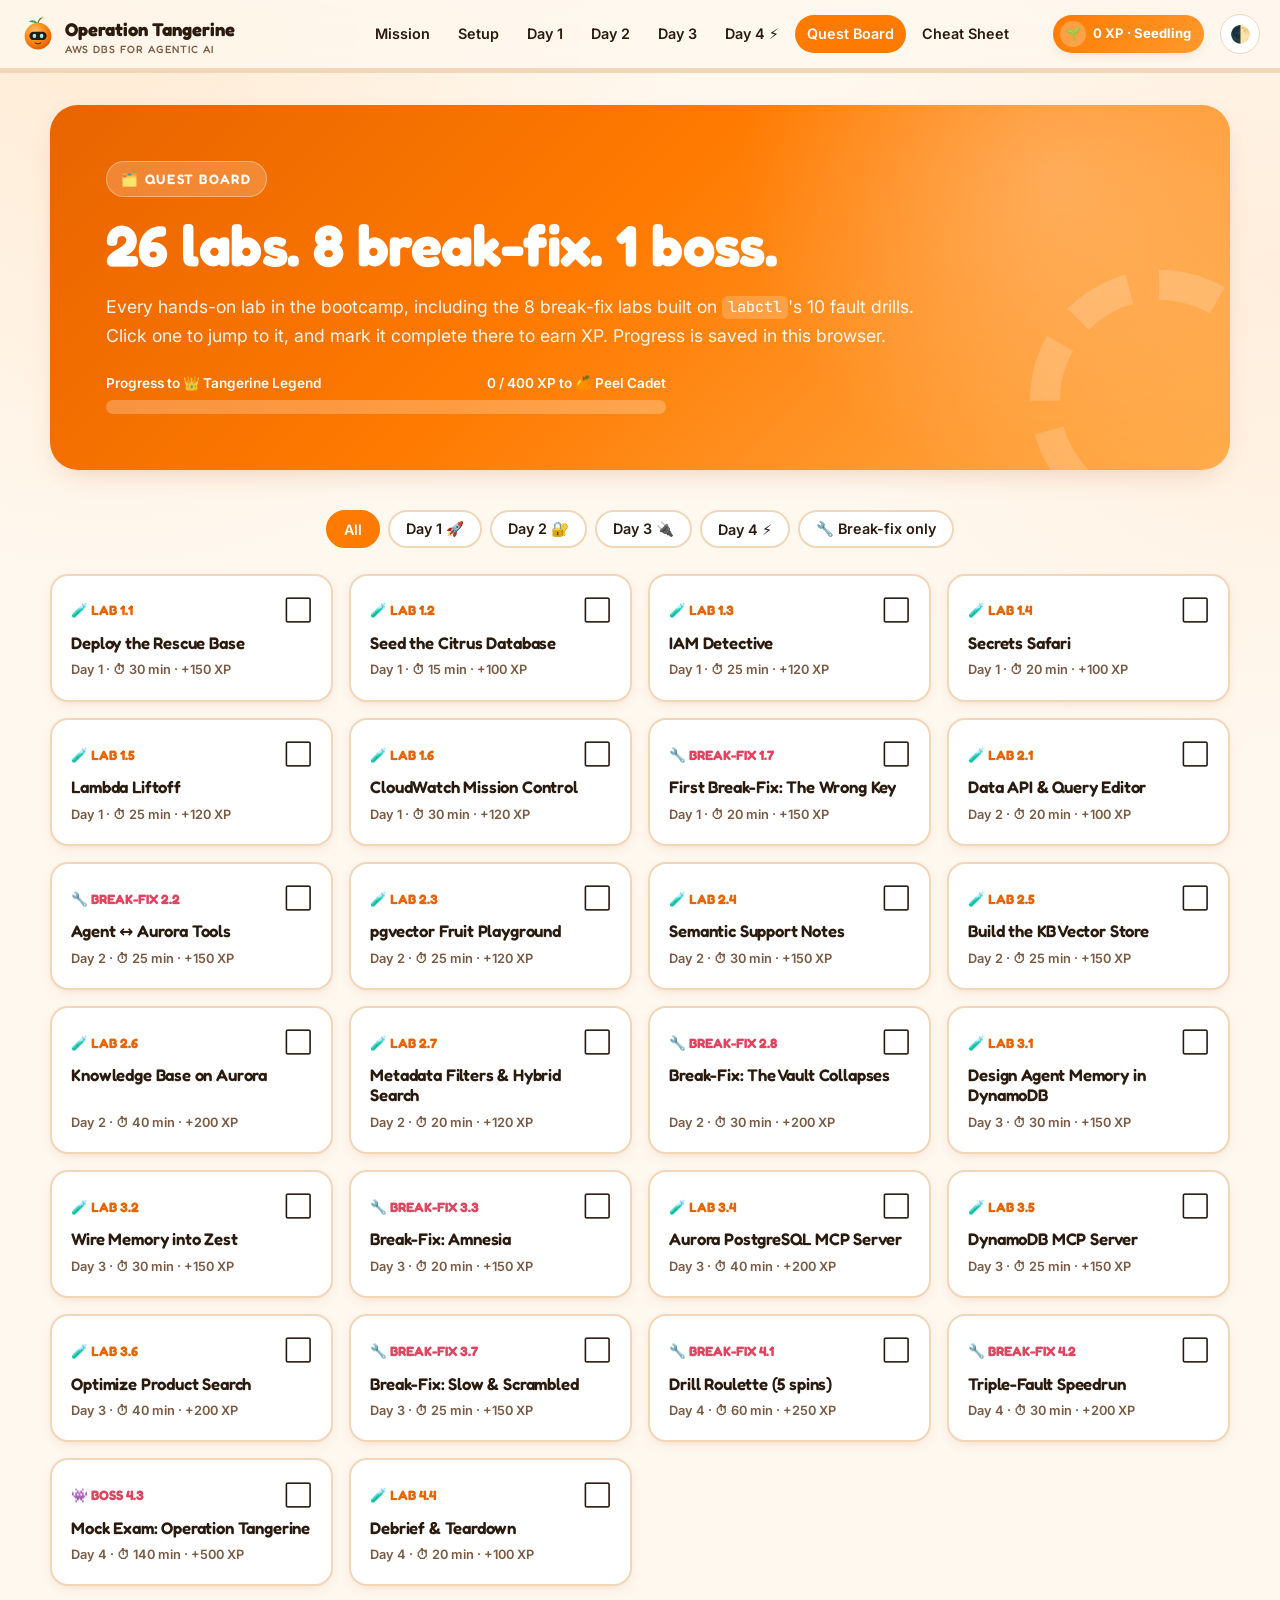
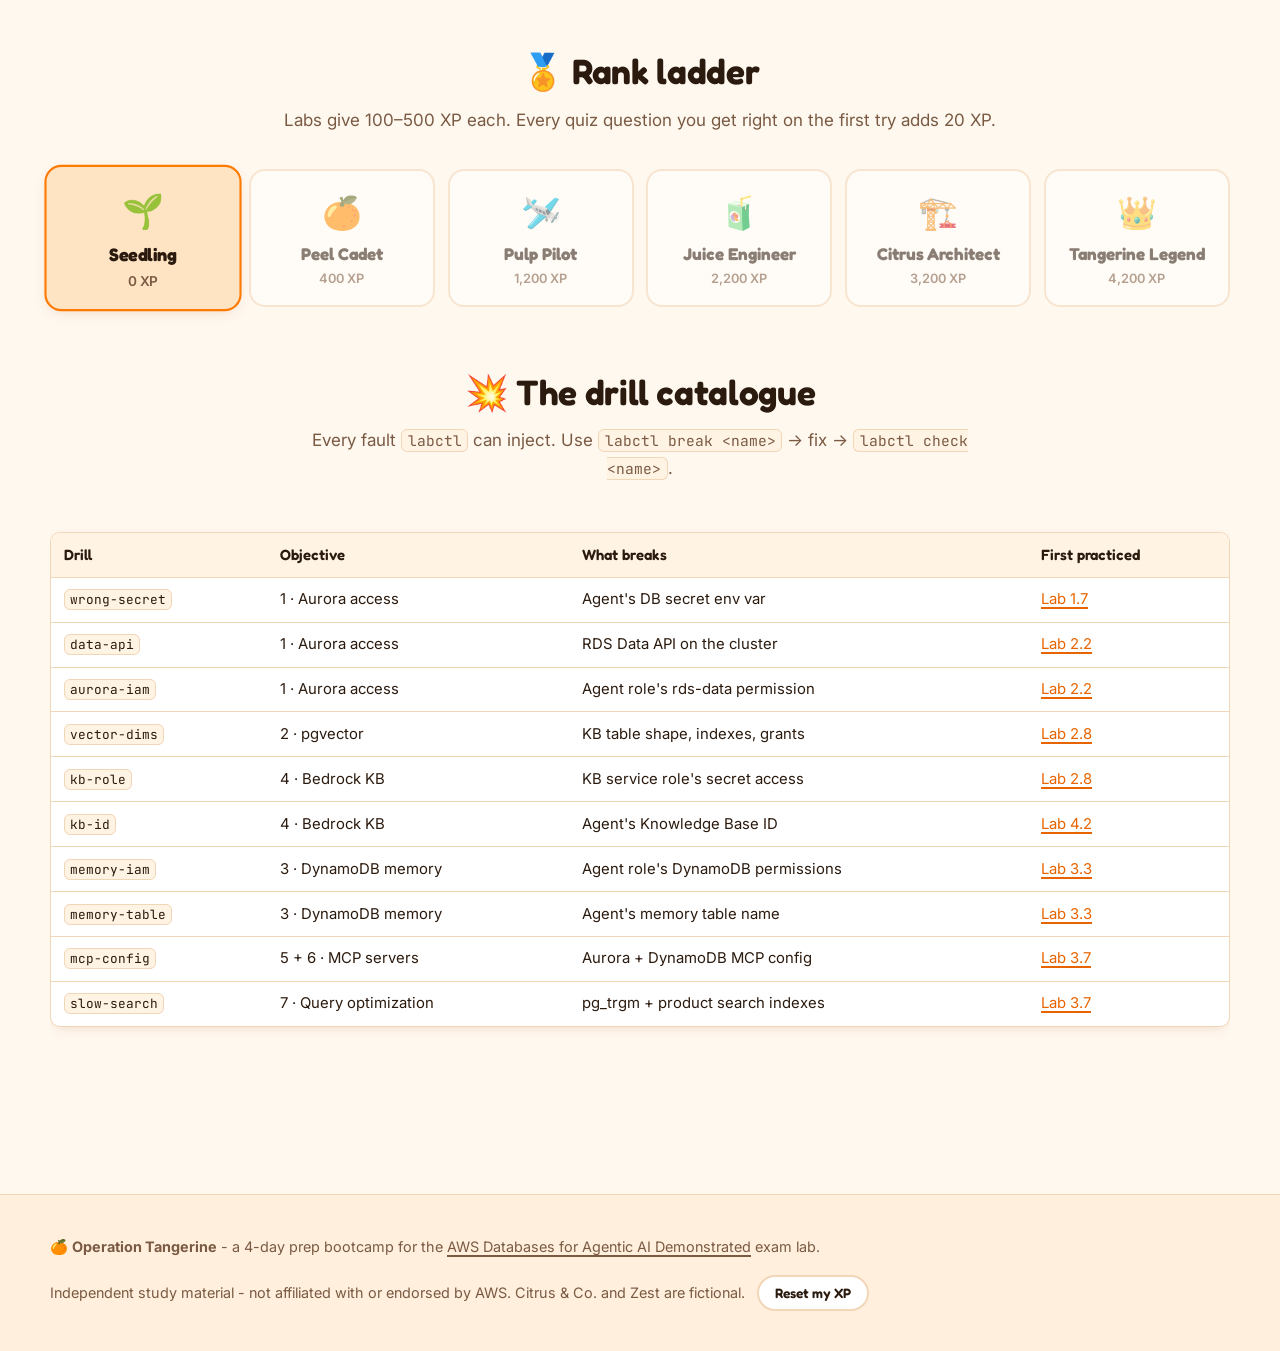
<file: docs/labs.html>
<!doctype html>
<html lang="en">
<head>
  <meta charset="utf-8">
  <meta name="viewport" content="width=device-width, initial-scale=1">
  <title>Quest Board</title>
  <meta name="description" content="Every Operation Tangerine lab and break-fix drill in one place, with your XP, rank and progress.">
  <link rel="icon" href="assets/favicon.svg" type="image/svg+xml">
  <link rel="preconnect" href="https://fonts.googleapis.com">
  <link rel="preconnect" href="https://fonts.gstatic.com" crossorigin>
  <link href="https://fonts.googleapis.com/css2?family=Fredoka:wght@400;500;600;700&family=Inter:wght@400;500;600;700&family=JetBrains+Mono:wght@400;600;700&display=swap" rel="stylesheet">
  <link rel="stylesheet" href="assets/css/style.css">
</head>
<body>
<div id="site-nav"></div>

<section class="day-hero">
  <span class="eyebrow">🗂️ Quest Board</span>
  <h1>26 labs. 8 break-fix. 1 boss.</h1>
  <p>Every hands-on lab in the bootcamp, including the 8 break-fix labs built on <code style="background:rgba(255,255,255,.2);border:0;color:#fff">labctl</code>'s 10 fault drills. Click one to jump to it, and mark it complete there to earn XP. Progress is saved in this browser.</p>
  <div class="day-progress" data-overall-progress style="max-width:560px"><div class="meter-label"><span>Progress to 👑 Tangerine Legend</span><span class="meter-count">0 XP</span></div><div class="meter" style="height:14px"><span></span></div></div>
</section>

<main class="container">
  <div class="board-filters" id="board-filters" role="toolbar" aria-label="Filter labs">
    <button type="button" data-filter="all" aria-pressed="true">All</button>
    <button type="button" data-filter="1" aria-pressed="false">Day 1 🚀</button>
    <button type="button" data-filter="2" aria-pressed="false">Day 2 🔐</button>
    <button type="button" data-filter="3" aria-pressed="false">Day 3 🔌</button>
    <button type="button" data-filter="4" aria-pressed="false">Day 4 ⚡</button>
    <button type="button" data-filter="drills" aria-pressed="false">🔧 Break-fix only</button>
  </div>
  <div class="board" id="board" data-filter="all"></div>

  <h2 id="ranks" class="section-title" style="margin-top:4rem">🏅 Rank ladder</h2>
  <p class="section-sub">Labs give 100–500 XP each. Every quiz question you get right on the first try adds 20 XP.</p>
  <div class="ranks">
    <div class="rank" data-xp="0"><div class="r-emoji">🌱</div><div class="r-name">Seedling</div><div class="r-xp">0 XP</div></div>
    <div class="rank" data-xp="400"><div class="r-emoji">🍊</div><div class="r-name">Peel Cadet</div><div class="r-xp">400 XP</div></div>
    <div class="rank" data-xp="1200"><div class="r-emoji">🛩️</div><div class="r-name">Pulp Pilot</div><div class="r-xp">1,200 XP</div></div>
    <div class="rank" data-xp="2200"><div class="r-emoji">🧃</div><div class="r-name">Juice Engineer</div><div class="r-xp">2,200 XP</div></div>
    <div class="rank" data-xp="3200"><div class="r-emoji">🏗️</div><div class="r-name">Citrus Architect</div><div class="r-xp">3,200 XP</div></div>
    <div class="rank" data-xp="4200"><div class="r-emoji">👑</div><div class="r-name">Tangerine Legend</div><div class="r-xp">4,200 XP</div></div>
  </div>

  <h2 id="drills" class="section-title" style="margin-top:4rem">💥 The drill catalogue</h2>
  <p class="section-sub">Every fault <code>labctl</code> can inject. Use <code>labctl break &lt;name&gt;</code> → fix → <code>labctl check &lt;name&gt;</code>.</p>
  <div class="table-wrap"><table>
    <tr><th>Drill</th><th>Objective</th><th>What breaks</th><th>First practiced</th></tr>
    <tr><td><code>wrong-secret</code></td><td>1 · Aurora access</td><td>Agent's DB secret env var</td><td><a href="day1.html#lab-1-7">Lab 1.7</a></td></tr>
    <tr><td><code>data-api</code></td><td>1 · Aurora access</td><td>RDS Data API on the cluster</td><td><a href="day2.html#lab-2-2">Lab 2.2</a></td></tr>
    <tr><td><code>aurora-iam</code></td><td>1 · Aurora access</td><td>Agent role's rds-data permission</td><td><a href="day2.html#lab-2-2">Lab 2.2</a></td></tr>
    <tr><td><code>vector-dims</code></td><td>2 · pgvector</td><td>KB table shape, indexes, grants</td><td><a href="day2.html#lab-2-8">Lab 2.8</a></td></tr>
    <tr><td><code>kb-role</code></td><td>4 · Bedrock KB</td><td>KB service role's secret access</td><td><a href="day2.html#lab-2-8">Lab 2.8</a></td></tr>
    <tr><td><code>kb-id</code></td><td>4 · Bedrock KB</td><td>Agent's Knowledge Base ID</td><td><a href="day4.html#lab-4-2">Lab 4.2</a></td></tr>
    <tr><td><code>memory-iam</code></td><td>3 · DynamoDB memory</td><td>Agent role's DynamoDB permissions</td><td><a href="day3.html#lab-3-3">Lab 3.3</a></td></tr>
    <tr><td><code>memory-table</code></td><td>3 · DynamoDB memory</td><td>Agent's memory table name</td><td><a href="day3.html#lab-3-3">Lab 3.3</a></td></tr>
    <tr><td><code>mcp-config</code></td><td>5 + 6 · MCP servers</td><td>Aurora + DynamoDB MCP config</td><td><a href="day3.html#lab-3-7">Lab 3.7</a></td></tr>
    <tr><td><code>slow-search</code></td><td>7 · Query optimization</td><td>pg_trgm + product search indexes</td><td><a href="day3.html#lab-3-7">Lab 3.7</a></td></tr>
  </table></div>
</main>

<div id="site-footer"></div>
<script src="assets/js/app.js"></script>
</body>
</html>
</file>
<file: docs/assets/css/style.css>
/* =====================================================================
   Operation Tangerine 🍊 - site styles
   ===================================================================== */

:root {
  --orange: #ff7a00;
  --orange-strong: #e86400;
  --tangerine: #ff9a2e;
  --apricot: #ffc27a;
  --peach: #ffe4c4;
  --cream: #fff8ef;
  --leaf: #2f9e5a;
  --leaf-soft: #dff3e6;
  --berry: #e0445f;
  --berry-soft: #fde3e8;
  --sky: #2c7fd6;
  --sky-soft: #e1eefb;
  --grape: #7b4ddb;
  --grape-soft: #eee6fd;

  --bg: #fff8ef;
  --bg-alt: #ffefdc;
  --surface: #ffffff;
  --surface-2: #fff3e4;
  --text: #2b1a0e;
  --muted: #7a5a43;
  --border: #f2d6b8;
  --shadow: 0 10px 30px -12px rgba(160, 70, 0, 0.28);
  --shadow-sm: 0 4px 14px -6px rgba(160, 70, 0, 0.25);
  --code-bg: #2a1a10;
  --code-text: #ffe9d2;
  --radius: 18px;
  --radius-sm: 10px;

  --font-display: "Fredoka", "Baloo 2", system-ui, sans-serif;
  --font-body: "Inter", system-ui, -apple-system, "Segoe UI", sans-serif;
  --font-mono: "JetBrains Mono", ui-monospace, "SFMono-Regular", Menlo, monospace;

  color-scheme: light;
}

@media (prefers-color-scheme: dark) {
  :root:not([data-theme="light"]) {
    --bg: #160d06;
    --bg-alt: #1f130a;
    --surface: #24170d;
    --surface-2: #2d1d11;
    --text: #fcebd9;
    --muted: #d1ab8a;
    --border: #4a301c;
    --peach: #4a2a12;
    --cream: #1f130a;
    --leaf-soft: #173623;
    --berry-soft: #3d1820;
    --sky-soft: #132b45;
    --grape-soft: #2a1c47;
    --shadow: 0 10px 30px -12px rgba(0, 0, 0, 0.7);
    --shadow-sm: 0 4px 14px -6px rgba(0, 0, 0, 0.6);
    --code-bg: #120a04;
    color-scheme: dark;
  }
}

:root[data-theme="dark"] {
  --bg: #160d06;
  --bg-alt: #1f130a;
  --surface: #24170d;
  --surface-2: #2d1d11;
  --text: #fcebd9;
  --muted: #d1ab8a;
  --border: #4a301c;
  --peach: #4a2a12;
  --cream: #1f130a;
  --leaf-soft: #173623;
  --berry-soft: #3d1820;
  --sky-soft: #132b45;
  --grape-soft: #2a1c47;
  --shadow: 0 10px 30px -12px rgba(0, 0, 0, 0.7);
  --shadow-sm: 0 4px 14px -6px rgba(0, 0, 0, 0.6);
  --code-bg: #120a04;
  color-scheme: dark;
}

/* ---------------------------------------------------------------- base -- */

*, *::before, *::after { box-sizing: border-box; }

html { scroll-behavior: smooth; scroll-padding-top: 90px; }

body {
  margin: 0;
  background: var(--bg);
  background-image:
    radial-gradient(circle at 8% 0%, rgba(255, 154, 46, 0.14), transparent 40%),
    radial-gradient(circle at 100% 30%, rgba(255, 122, 0, 0.08), transparent 35%);
  background-attachment: fixed;
  color: var(--text);
  font-family: var(--font-body);
  font-size: 17px;
  line-height: 1.65;
  -webkit-font-smoothing: antialiased;
  overflow-x: hidden;
}

h1, h2, h3, h4 {
  font-family: var(--font-display);
  line-height: 1.2;
  letter-spacing: -0.01em;
  margin: 1.6em 0 0.5em;
}
h1 { font-size: clamp(2.2rem, 5vw, 3.6rem); font-weight: 700; }
h2 { font-size: clamp(1.6rem, 3.2vw, 2.2rem); font-weight: 650; }
h3 { font-size: 1.35rem; font-weight: 600; }
h4 { font-size: 1.1rem; font-weight: 600; }

p { margin: 0.6em 0 1em; }
a { color: var(--orange-strong); text-decoration-thickness: 2px; text-underline-offset: 3px; }
:root[data-theme="dark"] a { color: var(--tangerine); }
@media (prefers-color-scheme: dark) { :root:not([data-theme="light"]) a { color: var(--tangerine); } }
a:hover { color: var(--orange); }

img, svg { max-width: 100%; }

hr { border: 0; border-top: 2px dashed var(--border); margin: 3rem 0; }

ul, ol { padding-left: 1.4em; }
li { margin: 0.3em 0; }

strong { font-weight: 700; }

kbd {
  font-family: var(--font-mono);
  font-size: 0.82em;
  background: var(--surface-2);
  border: 1px solid var(--border);
  border-bottom-width: 3px;
  border-radius: 6px;
  padding: 0.05em 0.45em;
}

code {
  font-family: var(--font-mono);
  font-size: 0.86em;
  background: var(--surface-2);
  border: 1px solid var(--border);
  border-radius: 6px;
  padding: 0.08em 0.38em;
  overflow-wrap: anywhere;
}

pre {
  position: relative;
  background: var(--code-bg) !important;
  color: var(--code-text);
  border-radius: var(--radius-sm);
  padding: 1.1em 1.2em;
  overflow-x: auto;
  font-size: 0.84rem;
  line-height: 1.6;
  margin: 1em 0 1.4em;
  border: 1px solid rgba(255, 154, 46, 0.25);
  box-shadow: inset 0 0 0 1px rgba(0, 0, 0, 0.2);
}
pre code {
  background: none !important;
  border: 0;
  padding: 0;
  font-size: inherit;
  color: inherit;
  overflow-wrap: normal;
  text-shadow: none !important;
}
pre[data-label]::before {
  content: attr(data-label);
  position: absolute;
  top: 0;
  left: 1.2em;
  transform: translateY(-50%);
  background: var(--orange);
  color: #fff;
  font-family: var(--font-display);
  font-size: 0.72rem;
  font-weight: 600;
  letter-spacing: 0.04em;
  padding: 0.1em 0.7em;
  border-radius: 999px;
}

.copy-btn {
  position: absolute;
  top: 8px;
  right: 8px;
  background: rgba(255, 154, 46, 0.16);
  color: var(--apricot);
  border: 1px solid rgba(255, 154, 46, 0.4);
  border-radius: 8px;
  font: 600 0.72rem var(--font-body);
  padding: 0.3em 0.7em;
  cursor: pointer;
  opacity: 0.75;
  transition: opacity 0.2s, background 0.2s;
}
.copy-btn:hover, .copy-btn:focus-visible { opacity: 1; background: rgba(255, 154, 46, 0.3); }
.copy-btn.copied { background: var(--leaf); color: #fff; border-color: var(--leaf); }

table {
  width: 100%;
  border-collapse: separate;
  border-spacing: 0;
  margin: 1em 0 1.6em;
  font-size: 0.93rem;
  background: var(--surface);
  border: 1px solid var(--border);
  border-radius: var(--radius-sm);
  overflow: hidden;
  box-shadow: var(--shadow-sm);
}
th, td { text-align: left; padding: 0.65em 0.9em; border-bottom: 1px solid var(--border); vertical-align: top; }
th { background: var(--surface-2); font-family: var(--font-display); font-weight: 600; }
tr:last-child td { border-bottom: 0; }
.table-wrap { overflow-x: auto; -webkit-overflow-scrolling: touch; }

/* -------------------------------------------------------------- layout -- */

.container { width: min(1180px, 100% - 32px); margin-inline: auto; }
.narrow { width: min(860px, 100% - 32px); margin-inline: auto; }

.page-grid {
  display: grid;
  grid-template-columns: minmax(0, 1fr);
  gap: 2.5rem;
  width: min(1180px, 100% - 32px);
  margin-inline: auto;
}
@media (min-width: 1100px) {
  .page-grid { grid-template-columns: 240px minmax(0, 1fr); }
}

.toc {
  display: none;
}
@media (min-width: 1100px) {
  .toc {
    display: block;
    position: sticky;
    top: 92px;
    align-self: start;
    max-height: calc(100vh - 110px);
    overflow-y: auto;
    padding: 1rem 0.5rem 2rem 0;
    font-size: 0.88rem;
  }
}
.toc h4 { margin: 0 0 0.6rem; font-size: 0.8rem; text-transform: uppercase; letter-spacing: 0.1em; color: var(--muted); }
.toc ol { list-style: none; padding: 0; margin: 0; border-left: 3px solid var(--border); }
.toc li { margin: 0; }
.toc a {
  display: block;
  padding: 0.3rem 0.8rem;
  color: var(--muted);
  text-decoration: none;
  border-left: 3px solid transparent;
  margin-left: -3px;
  line-height: 1.35;
}
.toc a:hover { color: var(--text); }
.toc a.active { color: var(--orange-strong); border-left-color: var(--orange); font-weight: 600; }
.toc a.lab-link::before { content: "🧪 "; }
.toc a.done::after { content: " ✓"; color: var(--leaf); font-weight: 700; }

main { padding-bottom: 5rem; min-width: 0; }

/* ----------------------------------------------------------------- nav -- */

/* The nav is injected into #site-nav; let it stick relative to <body>. */
#site-nav { display: contents; }

.topnav {
  position: sticky;
  top: 0;
  z-index: 50;
  background: color-mix(in srgb, var(--bg) 82%, transparent);
  backdrop-filter: blur(14px) saturate(1.4);
  -webkit-backdrop-filter: blur(14px) saturate(1.4);
  border-bottom: 1px solid var(--border);
}
.topnav .bar {
  display: flex;
  align-items: center;
  gap: 1rem;
  height: 68px;
  width: min(1240px, 100% - 32px);
  margin-inline: auto;
}
.brand {
  display: flex;
  align-items: center;
  gap: 0.55rem;
  font-family: var(--font-display);
  font-weight: 700;
  font-size: 1.15rem;
  color: var(--text) !important;
  text-decoration: none;
  white-space: nowrap;
}
.brand svg { width: 36px; height: 36px; flex: none; transition: transform 0.4s cubic-bezier(.2,1.6,.4,1); }
.brand:hover svg { transform: rotate(-14deg) scale(1.1); }
.brand small { display: block; font-size: 0.66rem; font-weight: 500; color: var(--muted); letter-spacing: 0.08em; text-transform: uppercase; line-height: 1; }

.navlinks { display: flex; gap: 0.25rem; margin-left: auto; align-items: center; }
.navlinks a {
  color: var(--text);
  text-decoration: none;
  font-weight: 600;
  font-size: 0.9rem;
  padding: 0.45rem 0.75rem;
  border-radius: 999px;
  transition: background 0.2s, color 0.2s;
  white-space: nowrap;
}
.navlinks a:hover { background: var(--surface-2); color: var(--orange-strong); }
.navlinks a[aria-current="page"] { background: var(--orange); color: #fff; }

.xp-pill {
  display: inline-flex;
  align-items: center;
  gap: 0.45rem;
  padding: 0.35rem 0.8rem 0.35rem 0.45rem;
  border-radius: 999px;
  background: linear-gradient(135deg, var(--orange), var(--tangerine));
  color: #fff !important;
  font-weight: 700;
  font-size: 0.82rem;
  text-decoration: none;
  box-shadow: var(--shadow-sm);
  white-space: nowrap;
}
.xp-pill .rank-emoji {
  display: grid;
  place-items: center;
  width: 26px;
  height: 26px;
  background: rgba(255, 255, 255, 0.25);
  border-radius: 50%;
}
.xp-pill.bump { animation: bump 0.6s cubic-bezier(.2,1.8,.4,1); }
@keyframes bump { 40% { transform: scale(1.18); } }

.icon-btn {
  display: grid;
  place-items: center;
  width: 40px;
  height: 40px;
  border-radius: 50%;
  border: 1px solid var(--border);
  background: var(--surface);
  color: var(--text);
  cursor: pointer;
  font-size: 1.05rem;
  flex: none;
}
.icon-btn:hover { border-color: var(--orange); }

.menu-btn { display: none; }

@media (max-width: 1020px) {
  .menu-btn { display: grid; }
  .navlinks {
    position: fixed;
    inset: 68px 0 auto 0;
    flex-direction: column;
    align-items: stretch;
    gap: 0;
    padding: 0.5rem 16px 1rem;
    background: var(--bg);
    border-bottom: 1px solid var(--border);
    box-shadow: var(--shadow);
    transform: translateY(-120%);
    transition: transform 0.3s ease;
    margin-left: 0;
  }
  .navlinks.open { transform: translateY(0); }
  .navlinks a { padding: 0.75rem 1rem; border-radius: 12px; }
  .topnav .bar { gap: 0.6rem; }
  .bar .spacer { margin-left: auto; }
}
@media (max-width: 480px) {
  .brand small { display: none; }
  .xp-pill .xp-text { display: none; }
}

.progress-strip { height: 4px; background: var(--border); }
.progress-strip span {
  display: block;
  height: 100%;
  width: 0;
  background: linear-gradient(90deg, var(--orange), var(--apricot), var(--leaf));
  transition: width 0.8s ease;
}

/* ---------------------------------------------------------------- hero -- */

.hero {
  position: relative;
  padding: clamp(3rem, 8vw, 6rem) 0 clamp(3rem, 6vw, 5rem);
  overflow: hidden;
}
.hero-grid {
  display: grid;
  gap: 2.5rem;
  align-items: center;
  grid-template-columns: minmax(0, 1fr);
}
@media (min-width: 900px) { .hero-grid { grid-template-columns: 1.25fr 0.9fr; } }

.eyebrow {
  display: inline-flex;
  align-items: center;
  gap: 0.5rem;
  font-family: var(--font-display);
  font-weight: 600;
  font-size: 0.85rem;
  letter-spacing: 0.12em;
  text-transform: uppercase;
  color: var(--orange-strong);
  background: var(--surface);
  border: 1px solid var(--border);
  padding: 0.35rem 0.9rem;
  border-radius: 999px;
  box-shadow: var(--shadow-sm);
}
.hero h1 { margin: 0.5em 0 0.3em; }
.hero h1 .glow {
  background: linear-gradient(100deg, var(--orange-strong), var(--tangerine) 45%, #ffb347 70%, var(--orange));
  -webkit-background-clip: text;
  background-clip: text;
  color: transparent;
  background-size: 200% auto;
  animation: shimmer 6s linear infinite;
}
@keyframes shimmer { to { background-position: 200% center; } }
.hero .lede { font-size: clamp(1.05rem, 2vw, 1.25rem); color: var(--muted); max-width: 40em; }

.cta-row { display: flex; flex-wrap: wrap; gap: 0.8rem; margin-top: 1.8rem; }

.btn {
  display: inline-flex;
  align-items: center;
  gap: 0.5rem;
  font-family: var(--font-display);
  font-weight: 600;
  font-size: 1rem;
  padding: 0.8rem 1.4rem;
  border-radius: 999px;
  border: 2px solid transparent;
  text-decoration: none;
  cursor: pointer;
  transition: transform 0.15s, box-shadow 0.2s, background 0.2s;
}
.btn:hover { transform: translateY(-2px); }
.btn:active { transform: translateY(0); }
.btn-primary {
  background: linear-gradient(135deg, var(--orange-strong), var(--tangerine));
  color: #fff !important;
  box-shadow: 0 8px 20px -8px rgba(232, 100, 0, 0.7);
}
.btn-primary:hover { box-shadow: 0 12px 26px -8px rgba(232, 100, 0, 0.8); }
.btn-ghost { background: var(--surface); color: var(--text) !important; border-color: var(--border); }
.btn-ghost:hover { border-color: var(--orange); }
.btn-sm { font-size: 0.85rem; padding: 0.5rem 1rem; }
.btn[disabled] { opacity: 0.55; cursor: not-allowed; transform: none; }

.mascot-stage { position: relative; display: grid; place-items: center; min-height: 320px; }
.mascot-stage .mascot { width: min(340px, 80vw); filter: drop-shadow(0 24px 30px rgba(200, 90, 0, 0.35)); animation: float 5s ease-in-out infinite; }
@keyframes float { 50% { transform: translateY(-14px) rotate(2deg); } }
.speech {
  position: absolute;
  top: 4%;
  right: 2%;
  max-width: 220px;
  background: var(--surface);
  border: 2px solid var(--orange);
  border-radius: 18px 18px 18px 4px;
  padding: 0.7rem 0.9rem;
  font-family: var(--font-display);
  font-weight: 500;
  font-size: 0.95rem;
  box-shadow: var(--shadow);
  animation: pop 0.6s 0.6s both cubic-bezier(.2,1.6,.4,1);
}
@keyframes pop { from { opacity: 0; transform: scale(0.6) translateY(10px); } }

.floaty { position: absolute; font-size: 2rem; opacity: 0.55; animation: drift 14s linear infinite; pointer-events: none; }
@keyframes drift {
  0% { transform: translateY(0) rotate(0); }
  50% { transform: translateY(-30px) rotate(180deg); }
  100% { transform: translateY(0) rotate(360deg); }
}
@media (prefers-reduced-motion: reduce) {
  *, *::before, *::after { animation: none !important; transition: none !important; }
  html { scroll-behavior: auto; }
}

/* Day hero */
.day-hero {
  position: relative;
  margin: 2rem auto 2.5rem;
  width: min(1180px, 100% - 32px);
  border-radius: 28px;
  padding: clamp(2rem, 5vw, 3.5rem);
  color: #fff;
  background:
    radial-gradient(circle at 85% 20%, rgba(255, 255, 255, 0.25), transparent 30%),
    linear-gradient(135deg, var(--orange-strong) 0%, var(--orange) 45%, #ffad4d 100%);
  box-shadow: var(--shadow);
  overflow: hidden;
}
.day-hero::after {
  content: "";
  position: absolute;
  right: -60px;
  bottom: -60px;
  width: 260px;
  height: 260px;
  border-radius: 50%;
  border: 30px dashed rgba(255, 255, 255, 0.18);
  animation: spin 40s linear infinite;
}
@keyframes spin { to { transform: rotate(360deg); } }
.day-hero h1 { margin: 0.25em 0 0.2em; color: #fff; }
.day-hero p { color: rgba(255, 255, 255, 0.92); max-width: 46em; font-size: 1.1rem; }
.day-hero .eyebrow { background: rgba(255, 255, 255, 0.2); color: #fff; border-color: rgba(255, 255, 255, 0.35); box-shadow: none; }
.day-hero .day-meta { display: flex; flex-wrap: wrap; gap: 0.6rem; margin-top: 1.4rem; position: relative; z-index: 1; }
.day-hero .chip { background: rgba(255, 255, 255, 0.2); color: #fff; border-color: rgba(255, 255, 255, 0.35); }
.day-hero .day-progress { margin-top: 1.4rem; max-width: 420px; position: relative; z-index: 1; }
.day-hero .meter { background: rgba(255, 255, 255, 0.25); }
.day-hero .meter span { background: #fff; }

/* -------------------------------------------------------------- pieces -- */

.chip {
  display: inline-flex;
  align-items: center;
  gap: 0.35rem;
  padding: 0.3rem 0.75rem;
  border-radius: 999px;
  border: 1px solid var(--border);
  background: var(--surface);
  font-size: 0.82rem;
  font-weight: 600;
  white-space: nowrap;
}

.meter { height: 10px; border-radius: 999px; background: var(--border); overflow: hidden; }
.meter span { display: block; height: 100%; width: 0; border-radius: inherit; background: linear-gradient(90deg, var(--orange), var(--apricot)); transition: width 0.8s ease; }
.meter-label { display: flex; justify-content: space-between; font-size: 0.85rem; font-weight: 600; margin-bottom: 0.35rem; }

.section { padding: 3.5rem 0; }
.section-title { text-align: center; margin-top: 0; }
.section-sub { text-align: center; color: var(--muted); max-width: 42em; margin: -0.3rem auto 2.2rem; }

.cards { display: grid; gap: 1.2rem; grid-template-columns: repeat(auto-fit, minmax(240px, 1fr)); }

.card {
  background: var(--surface);
  border: 1px solid var(--border);
  border-radius: var(--radius);
  padding: 1.5rem;
  box-shadow: var(--shadow-sm);
  transition: transform 0.25s cubic-bezier(.2,1.4,.4,1), box-shadow 0.25s;
  min-width: 0;
}
a.card { color: var(--text) !important; text-decoration: none; display: block; }
a.card:hover, .card.lift:hover { transform: translateY(-6px) rotate(-0.4deg); box-shadow: var(--shadow); }
.card h3 { margin-top: 0.3rem; }
.card .big-emoji { font-size: 2.4rem; line-height: 1; }
.card p { color: var(--muted); font-size: 0.95rem; margin-bottom: 0; }

/* Mission roadmap */
.roadmap { position: relative; display: grid; gap: 1.4rem; }
@media (min-width: 900px) { .roadmap { grid-template-columns: repeat(4, 1fr); } }
.day-card {
  position: relative;
  display: flex;
  flex-direction: column;
  background: var(--surface);
  border: 2px solid var(--border);
  border-radius: 24px;
  padding: 1.6rem 1.4rem 1.4rem;
  text-decoration: none;
  color: var(--text) !important;
  box-shadow: var(--shadow-sm);
  transition: transform 0.25s cubic-bezier(.2,1.4,.4,1), border-color 0.2s, box-shadow 0.25s;
}
.day-card:hover { transform: translateY(-8px); border-color: var(--orange); box-shadow: var(--shadow); }
.day-card .day-num {
  display: grid;
  place-items: center;
  width: 54px;
  height: 54px;
  border-radius: 16px;
  background: linear-gradient(135deg, var(--orange-strong), var(--tangerine));
  color: #fff;
  font-family: var(--font-display);
  font-weight: 700;
  font-size: 1.5rem;
  box-shadow: 0 6px 14px -6px rgba(232, 100, 0, 0.8);
  transform: rotate(-6deg);
}
.day-card.exam .day-num { background: linear-gradient(135deg, var(--berry), #ff7a59); }
.day-card h3 { margin: 1rem 0 0.2rem; }
.day-card .day-tag { font-size: 0.8rem; font-weight: 700; text-transform: uppercase; letter-spacing: 0.1em; color: var(--orange-strong); }
.day-card.exam .day-tag { color: var(--berry); }
.day-card ul { padding-left: 1.1em; color: var(--muted); font-size: 0.92rem; flex: 1; }
.day-card .meter { margin-top: 1rem; }

/* Stats strip */
.stats { display: grid; gap: 1rem; grid-template-columns: repeat(auto-fit, minmax(150px, 1fr)); }
.stat {
  text-align: center;
  padding: 1.3rem 1rem;
  border-radius: var(--radius);
  background: var(--surface);
  border: 1px solid var(--border);
  box-shadow: var(--shadow-sm);
}
.stat .num { font-family: var(--font-display); font-weight: 700; font-size: 2.3rem; color: var(--orange-strong); line-height: 1.1; }
.stat .lbl { font-size: 0.85rem; color: var(--muted); font-weight: 600; }

/* Objective list */
.objectives { display: grid; gap: 0.8rem; counter-reset: obj; }
@media (min-width: 760px) { .objectives { grid-template-columns: 1fr 1fr; } }
.objective {
  display: flex;
  gap: 0.9rem;
  align-items: flex-start;
  padding: 1rem 1.1rem;
  background: var(--surface);
  border: 1px solid var(--border);
  border-radius: 14px;
}
.objective::before {
  counter-increment: obj;
  content: counter(obj);
  flex: none;
  display: grid;
  place-items: center;
  width: 34px;
  height: 34px;
  border-radius: 50%;
  background: var(--peach);
  color: var(--orange-strong);
  font-family: var(--font-display);
  font-weight: 700;
}
.objective strong { display: block; }
.objective span { color: var(--muted); font-size: 0.9rem; }
.objective .where { display: inline-block; margin-top: 0.3rem; font-size: 0.78rem; font-weight: 700; color: var(--orange-strong); }

/* Callouts */
.callout {
  position: relative;
  margin: 1.4rem 0;
  padding: 1rem 1.2rem 1rem 3.4rem;
  border-radius: 14px;
  border: 1px solid var(--border);
  background: var(--surface);
  box-shadow: var(--shadow-sm);
}
.callout::before {
  position: absolute;
  left: 1rem;
  top: 0.95rem;
  font-size: 1.35rem;
  line-height: 1;
}
.callout > :first-child { margin-top: 0; }
.callout > :last-child { margin-bottom: 0; }
.callout .callout-title { display: block; font-family: var(--font-display); font-weight: 600; margin-bottom: 0.25rem; }
.callout.exam { background: var(--peach); border-color: var(--apricot); }
.callout.exam::before { content: "🎯"; }
.callout.gotcha { background: var(--berry-soft); border-color: color-mix(in srgb, var(--berry) 35%, transparent); }
.callout.gotcha::before { content: "⚠️"; }
.callout.tip { background: var(--leaf-soft); border-color: color-mix(in srgb, var(--leaf) 35%, transparent); }
.callout.tip::before { content: "💡"; }
.callout.lore { background: var(--grape-soft); border-color: color-mix(in srgb, var(--grape) 30%, transparent); }
.callout.lore::before { content: "📜"; }
.callout.info { background: var(--sky-soft); border-color: color-mix(in srgb, var(--sky) 30%, transparent); }
.callout.info::before { content: "🛰️"; }

/* Concept grid (two-col explainer) */
.concepts { display: grid; gap: 1rem; grid-template-columns: repeat(auto-fit, minmax(230px, 1fr)); margin: 1.2rem 0 1.6rem; }
.concept {
  background: var(--surface);
  border: 1px solid var(--border);
  border-top: 5px solid var(--orange);
  border-radius: 14px;
  padding: 1rem 1.1rem;
}
.concept h4 { margin: 0 0 0.3rem; }
.concept p { margin: 0; font-size: 0.92rem; color: var(--muted); }
.concept:nth-child(4n+2) { border-top-color: var(--leaf); }
.concept:nth-child(4n+3) { border-top-color: var(--sky); }
.concept:nth-child(4n+4) { border-top-color: var(--grape); }

/* Timeline (schedule) */
.timeline { list-style: none; padding: 0; margin: 1.2rem 0 2rem; position: relative; }
.timeline::before { content: ""; position: absolute; left: 74px; top: 6px; bottom: 6px; width: 3px; background: var(--border); border-radius: 3px; }
.timeline li { display: grid; grid-template-columns: 62px 1fr; gap: 1.6rem; margin: 0 0 0.9rem; position: relative; }
.timeline .time { font-family: var(--font-mono); font-size: 0.82rem; font-weight: 700; color: var(--muted); text-align: right; padding-top: 0.1rem; }
.timeline .what { position: relative; }
.timeline .what::before {
  content: "";
  position: absolute;
  left: -1.45rem;
  top: 0.45rem;
  width: 13px;
  height: 13px;
  border-radius: 50%;
  background: var(--surface);
  border: 3px solid var(--orange);
}
.timeline li.lab .what::before { background: var(--orange); }
.timeline li.break .what::before { border-color: var(--leaf); }
.timeline li.break .what { color: var(--muted); }
.timeline .what a { font-weight: 600; }

/* ----------------------------------------------------------------- labs -- */

.lab {
  position: relative;
  margin: 2.6rem 0;
  background: var(--surface);
  border: 2px solid var(--border);
  border-radius: 24px;
  box-shadow: var(--shadow-sm);
  overflow: hidden;
  transition: border-color 0.3s;
}
.lab.done { border-color: var(--leaf); }
.lab-head {
  display: flex;
  flex-wrap: wrap;
  align-items: center;
  gap: 0.6rem 0.9rem;
  padding: 1.2rem 1.5rem;
  background:
    repeating-linear-gradient(-45deg, transparent 0 14px, rgba(255, 122, 0, 0.05) 14px 28px),
    var(--surface-2);
  border-bottom: 2px dashed var(--border);
}
.lab-badge {
  font-family: var(--font-display);
  font-weight: 700;
  font-size: 0.8rem;
  letter-spacing: 0.08em;
  color: #fff;
  background: var(--orange);
  padding: 0.3rem 0.75rem;
  border-radius: 8px;
  transform: rotate(-3deg);
}
.lab.drill .lab-badge { background: var(--berry); }
.lab.boss .lab-badge { background: linear-gradient(135deg, var(--berry), var(--grape)); }
.lab-head h3 { margin: 0; flex: 1 1 260px; font-size: 1.3rem; }
.lab-head .meta { display: flex; flex-wrap: wrap; gap: 0.4rem; }
.lab-body { padding: 0.6rem 1.5rem 1.5rem; }
.lab-goal {
  font-size: 1.02rem;
  padding: 0.9rem 1.1rem;
  margin: 1rem 0;
  border-left: 5px solid var(--orange);
  background: var(--cream);
  border-radius: 0 12px 12px 0;
}
.lab.done .lab-head { background: var(--leaf-soft); }

ol.steps { counter-reset: step; list-style: none; padding-left: 0; }
ol.steps > li { counter-increment: step; position: relative; padding-left: 2.8rem; margin: 1.1rem 0; }
ol.steps > li::before {
  content: counter(step);
  position: absolute;
  left: 0;
  top: 0;
  width: 30px;
  height: 30px;
  display: grid;
  place-items: center;
  border-radius: 50%;
  background: var(--peach);
  color: var(--orange-strong);
  font-family: var(--font-display);
  font-weight: 700;
  font-size: 0.95rem;
}

details {
  margin: 1rem 0;
  border: 1px solid var(--border);
  border-radius: 14px;
  background: var(--surface-2);
  overflow: hidden;
}
details > summary {
  cursor: pointer;
  list-style: none;
  padding: 0.8rem 1.1rem;
  font-family: var(--font-display);
  font-weight: 600;
  display: flex;
  align-items: center;
  gap: 0.5rem;
  user-select: none;
}
details > summary::-webkit-details-marker { display: none; }
details > summary::after { content: "▸"; margin-left: auto; transition: transform 0.2s; color: var(--orange); }
details[open] > summary::after { transform: rotate(90deg); }
details > .details-body { padding: 0 1.1rem 1rem; }
details.hint > summary::before { content: "💡"; }
details.solution > summary::before { content: "🔑"; }
details.solution { border-style: dashed; }
details.why > summary::before { content: "🧠"; }

.checkpoint {
  display: flex;
  gap: 0.7rem;
  align-items: flex-start;
  padding: 0.9rem 1.1rem;
  margin: 1.2rem 0;
  border-radius: 14px;
  background: var(--leaf-soft);
  border: 1px solid color-mix(in srgb, var(--leaf) 35%, transparent);
  font-weight: 500;
}
.checkpoint::before { content: "✅"; }

.lab-foot {
  display: flex;
  flex-wrap: wrap;
  align-items: center;
  justify-content: space-between;
  gap: 1rem;
  padding: 1rem 1.5rem;
  border-top: 2px dashed var(--border);
  background: var(--surface-2);
}
.complete-btn {
  font-family: var(--font-display);
  font-weight: 600;
  font-size: 1rem;
  padding: 0.7rem 1.3rem;
  border-radius: 999px;
  border: 2px solid var(--orange);
  background: var(--surface);
  color: var(--orange-strong);
  cursor: pointer;
  transition: all 0.2s;
}
.complete-btn:hover { background: var(--orange); color: #fff; }
.complete-btn.is-done { background: var(--leaf); border-color: var(--leaf); color: #fff; }
.lab-foot .reward { font-weight: 700; color: var(--muted); font-size: 0.9rem; }

/* Diagrams */
.diagram {
  margin: 1.6rem 0;
  padding: 1rem;
  background: var(--surface);
  border: 1px solid var(--border);
  border-radius: var(--radius);
  box-shadow: var(--shadow-sm);
  overflow-x: auto;
}
.diagram svg { display: block; margin: 0 auto; min-width: 640px; height: auto; }
.diagram figcaption { text-align: center; font-size: 0.85rem; color: var(--muted); margin-top: 0.5rem; }
.diagram svg text { font-family: var(--font-body); fill: var(--text); }
.diagram svg .box { fill: var(--surface-2); stroke: var(--border); stroke-width: 2; }
.diagram svg .box.hot { fill: var(--peach); stroke: var(--orange); }
.diagram svg .box.green { fill: var(--leaf-soft); stroke: var(--leaf); }
.diagram svg .box.blue { fill: var(--sky-soft); stroke: var(--sky); }
.diagram svg .box.purple { fill: var(--grape-soft); stroke: var(--grape); }
.diagram svg .wire { stroke: var(--orange); stroke-width: 2.5; fill: none; stroke-dasharray: 7 6; animation: flow 1.2s linear infinite; }
.diagram svg .wire.solid { stroke-dasharray: none; animation: none; }
.diagram svg .label { font-size: 12px; fill: var(--muted); }
.diagram svg .title { font-size: 14px; font-weight: 700; font-family: var(--font-display); }
@keyframes flow { to { stroke-dashoffset: -26; } }

/* ----------------------------------------------------------------- quiz -- */

.quiz { margin: 2rem 0; }
.q {
  background: var(--surface);
  border: 1px solid var(--border);
  border-radius: 18px;
  padding: 1.2rem 1.3rem;
  margin: 1rem 0;
  box-shadow: var(--shadow-sm);
}
.q .q-text { font-weight: 600; margin: 0 0 0.8rem; }
.q .q-text::before { content: "❓ "; }
.q .options { display: grid; gap: 0.5rem; }
.q button.opt {
  text-align: left;
  font: inherit;
  font-size: 0.95rem;
  padding: 0.7rem 1rem;
  border-radius: 12px;
  border: 2px solid var(--border);
  background: var(--surface-2);
  color: var(--text);
  cursor: pointer;
  transition: border-color 0.2s, transform 0.1s;
}
.q button.opt:hover:not([disabled]) { border-color: var(--orange); transform: translateX(3px); }
.q button.opt.right { border-color: var(--leaf); background: var(--leaf-soft); }
.q button.opt.wrong { border-color: var(--berry); background: var(--berry-soft); }
.q button.opt[disabled] { cursor: default; }
.q .explain { display: none; margin-top: 0.8rem; font-size: 0.92rem; color: var(--muted); }
.q.answered .explain { display: block; }
.quiz-score { font-family: var(--font-display); font-weight: 600; text-align: center; font-size: 1.1rem; margin-top: 1rem; }

/* ---------------------------------------------------------- exam timer -- */

.exam-console {
  position: relative;
  border-radius: 28px;
  padding: 2rem;
  background: linear-gradient(160deg, #2a170b, #3d200c 60%, #5a2b0a);
  color: #ffe9d2;
  box-shadow: var(--shadow);
  overflow: hidden;
  margin: 2rem 0;
}
.exam-console::before {
  content: "";
  position: absolute;
  inset: 0;
  background: repeating-linear-gradient(0deg, rgba(255, 255, 255, 0.025) 0 2px, transparent 2px 4px);
  pointer-events: none;
}
.exam-console h3 { color: #fff; margin-top: 0; }
.clock {
  font-family: var(--font-mono);
  font-size: clamp(3rem, 12vw, 6rem);
  font-weight: 700;
  letter-spacing: 0.04em;
  color: var(--tangerine);
  text-shadow: 0 0 24px rgba(255, 154, 46, 0.6);
  line-height: 1;
  margin: 0.5rem 0 1rem;
}
.clock.warn { color: #ffd04d; text-shadow: 0 0 24px rgba(255, 208, 77, 0.6); }
.clock.danger { color: #ff5d6c; text-shadow: 0 0 24px rgba(255, 93, 108, 0.7); animation: pulse 1s ease-in-out infinite; }
@keyframes pulse { 50% { opacity: 0.6; } }
.exam-console .btn-ghost { background: rgba(255, 255, 255, 0.08); color: #fff !important; border-color: rgba(255, 255, 255, 0.25); }
.challenge-list { list-style: none; padding: 0; margin: 1.5rem 0 0; display: grid; gap: 0.5rem; position: relative; }
.challenge-list label {
  display: flex;
  gap: 0.7rem;
  align-items: center;
  padding: 0.7rem 0.9rem;
  border-radius: 12px;
  background: rgba(255, 255, 255, 0.06);
  border: 1px solid rgba(255, 255, 255, 0.12);
  cursor: pointer;
}
.challenge-list input { width: 20px; height: 20px; accent-color: var(--orange); flex: none; }
.challenge-list input:checked + span { text-decoration: line-through; opacity: 0.6; }
.challenge-list .budget { margin-left: auto; font-family: var(--font-mono); font-size: 0.78rem; opacity: 0.7; white-space: nowrap; }

/* Roulette */
.roulette {
  text-align: center;
  padding: 2rem 1.5rem;
  border-radius: 24px;
  border: 3px dashed var(--orange);
  background: var(--surface);
  margin: 1.5rem 0;
}
.roulette .wheel { font-size: 4rem; display: inline-block; }
.roulette .wheel.spinning { animation: spin 0.5s linear infinite; }
.roulette .picked { font-family: var(--font-display); font-size: 1.6rem; font-weight: 700; color: var(--orange-strong); margin: 0.6rem 0 0.2rem; min-height: 2.2rem; }
.roulette .picked-desc { color: var(--muted); min-height: 1.6rem; }

/* Labs board */
.board-filters { display: flex; flex-wrap: wrap; gap: 0.5rem; justify-content: center; margin-bottom: 1.6rem; }
.board-filters button {
  font: 600 0.9rem var(--font-body);
  padding: 0.5rem 1rem;
  border-radius: 999px;
  border: 2px solid var(--border);
  background: var(--surface);
  color: var(--text);
  cursor: pointer;
}
.board-filters button[aria-pressed="true"] { background: var(--orange); color: #fff; border-color: var(--orange); }
.board { display: grid; gap: 1rem; grid-template-columns: repeat(auto-fill, minmax(260px, 1fr)); }
.quest {
  display: flex;
  flex-direction: column;
  gap: 0.4rem;
  padding: 1.2rem;
  border-radius: 18px;
  background: var(--surface);
  border: 2px solid var(--border);
  text-decoration: none;
  color: var(--text) !important;
  box-shadow: var(--shadow-sm);
  transition: transform 0.2s cubic-bezier(.2,1.4,.4,1), border-color 0.2s;
}
.quest:hover { transform: translateY(-4px) rotate(0.5deg); border-color: var(--orange); }
.quest.done { border-color: var(--leaf); background: var(--leaf-soft); }
.quest .q-top { display: flex; justify-content: space-between; align-items: center; gap: 0.5rem; }
.quest .q-id { font-family: var(--font-display); font-weight: 700; color: var(--orange-strong); font-size: 0.85rem; }
.quest.drill .q-id { color: var(--berry); }
.quest h4 { margin: 0; font-size: 1.05rem; }
.quest .q-meta { font-size: 0.8rem; color: var(--muted); font-weight: 600; margin-top: auto; }
.quest .q-status { font-size: 1.2rem; }

/* Rank ladder */
.ranks { display: grid; gap: 0.8rem; grid-template-columns: repeat(auto-fit, minmax(150px, 1fr)); margin: 1.5rem 0; }
.rank {
  text-align: center;
  padding: 1rem 0.8rem;
  border-radius: 16px;
  background: var(--surface);
  border: 2px solid var(--border);
  opacity: 0.55;
  transition: all 0.3s;
}
.rank.reached { opacity: 1; border-color: var(--orange); box-shadow: var(--shadow-sm); }
.rank.current { transform: scale(1.06); background: var(--peach); }
.rank .r-emoji { font-size: 2rem; }
.rank .r-name { font-family: var(--font-display); font-weight: 700; }
.rank .r-xp { font-size: 0.8rem; color: var(--muted); font-weight: 600; }

/* Error -> fix table helpers */
.err { font-family: var(--font-mono); font-size: 0.8rem; color: var(--berry); }
.fix { color: var(--leaf); font-weight: 600; }

/* Toast + confetti */
.toast-wrap { position: fixed; bottom: 20px; left: 50%; transform: translateX(-50%); z-index: 100; display: grid; gap: 0.5rem; width: max-content; max-width: calc(100vw - 32px); }
.toast {
  display: flex;
  align-items: center;
  gap: 0.7rem;
  padding: 0.8rem 1.2rem;
  border-radius: 16px;
  background: var(--text);
  color: var(--bg);
  font-weight: 600;
  box-shadow: var(--shadow);
  animation: toast-in 0.45s cubic-bezier(.2,1.6,.4,1) both;
}
.toast.out { animation: toast-out 0.35s ease both; }
.toast .t-emoji { font-size: 1.5rem; }
@keyframes toast-in { from { opacity: 0; transform: translateY(20px) scale(0.9); } }
@keyframes toast-out { to { opacity: 0; transform: translateY(20px); } }
#confetti { position: fixed; inset: 0; pointer-events: none; z-index: 99; }

/* Footer */
.footer {
  margin-top: 4rem;
  padding: 2.5rem 0;
  border-top: 1px solid var(--border);
  background: var(--bg-alt);
  font-size: 0.9rem;
  color: var(--muted);
}
.footer .container { display: flex; flex-wrap: wrap; gap: 1rem 2rem; justify-content: space-between; align-items: center; }
.footer a { color: var(--muted); }

/* Next / prev mission nav */
.mission-nav { display: grid; gap: 1rem; grid-template-columns: repeat(auto-fit, minmax(240px, 1fr)); margin-top: 3rem; }
.mission-nav a {
  display: block;
  padding: 1.2rem 1.4rem;
  border-radius: 18px;
  border: 2px solid var(--border);
  background: var(--surface);
  text-decoration: none;
  color: var(--text) !important;
  transition: border-color 0.2s, transform 0.2s;
}
.mission-nav a:hover { border-color: var(--orange); transform: translateY(-3px); }
.mission-nav small { display: block; color: var(--muted); font-weight: 600; text-transform: uppercase; font-size: 0.75rem; letter-spacing: 0.1em; }
.mission-nav strong { font-family: var(--font-display); font-size: 1.15rem; }
.mission-nav .next { text-align: right; }

.two-col { display: grid; gap: 1.5rem; grid-template-columns: minmax(0, 1fr); }
@media (min-width: 820px) { .two-col { grid-template-columns: 1fr 1fr; } }

.center { text-align: center; }
.muted { color: var(--muted); }
.mt-0 { margin-top: 0; }
.visually-hidden { position: absolute !important; width: 1px; height: 1px; overflow: hidden; clip: rect(0 0 0 0); white-space: nowrap; }

/* Prism token colors tuned for the warm code background */
.token.comment, .token.prolog, .token.doctype, .token.cdata { color: #b89478; font-style: italic; }
.token.punctuation { color: #f4cfa8; }
.token.property, .token.tag, .token.boolean, .token.number, .token.constant, .token.symbol { color: #ffb86b; }
.token.selector, .token.attr-name, .token.string, .token.char, .token.builtin { color: #a8e6a3; }
.token.operator, .token.entity, .token.url, .token.variable { color: #ffd59e; }
.token.atrule, .token.attr-value, .token.keyword { color: #ff8f5a; font-weight: 600; }
.token.function, .token.class-name { color: #8fd3ff; }
.token.regex, .token.important { color: #ffd04d; }
</file>
